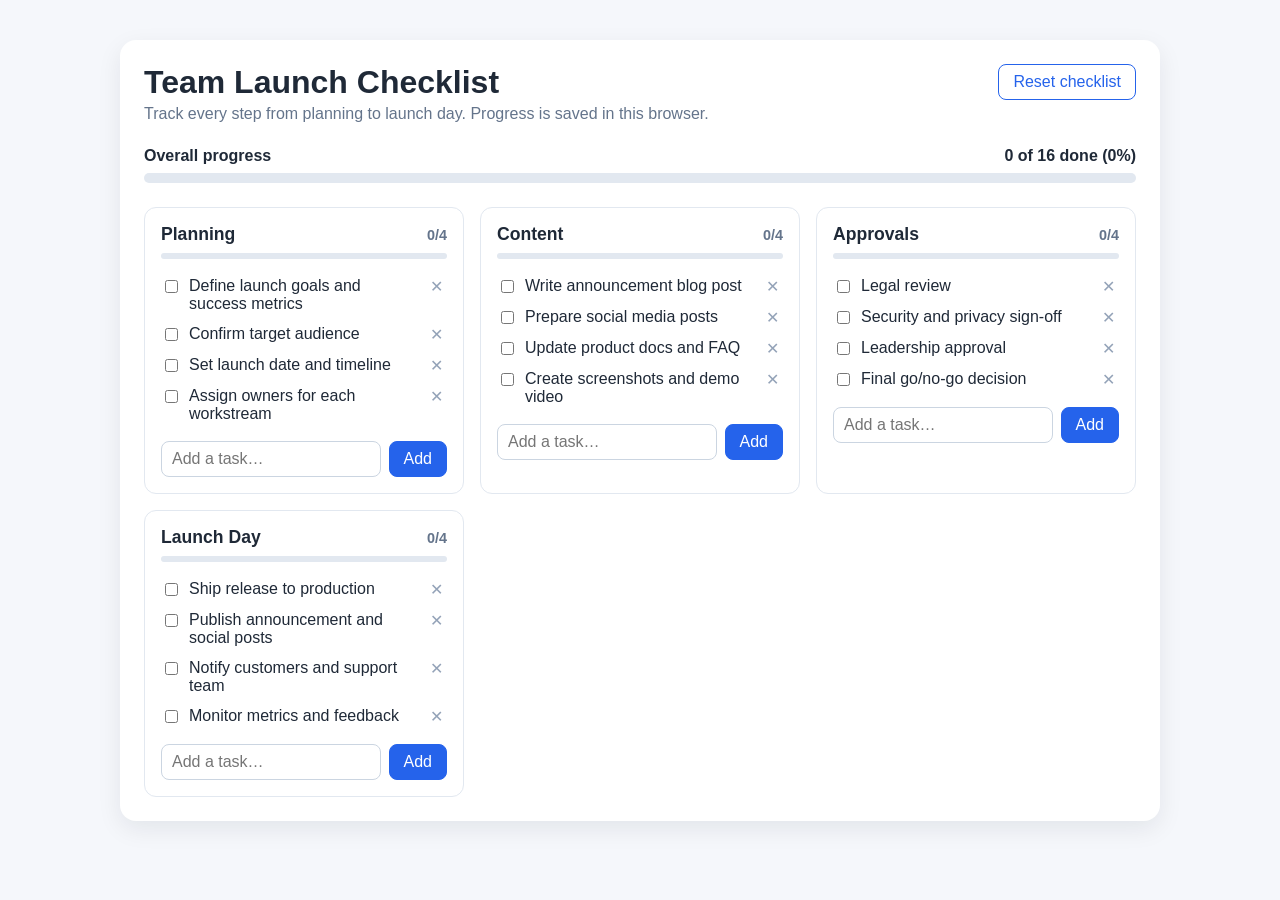
<file: launch-checklist/index.html>
<!doctype html>
<html lang="en">
<head>
  <meta charset="utf-8">
  <meta name="viewport" content="width=device-width, initial-scale=1">
  <title>Team Launch Checklist</title>
  <link rel="stylesheet" href="styles.css">
</head>
<body>
  <main class="shell">
    <header class="header">
      <div>
        <h1>Team Launch Checklist</h1>
        <p class="subtitle">Track every step from planning to launch day. Progress is saved in this browser.</p>
      </div>
      <button id="resetButton" class="secondary" type="button">Reset checklist</button>
    </header>

    <section class="overall" aria-label="Overall progress">
      <div class="overall-label">
        <span>Overall progress</span>
        <span id="overallText">0 of 0 done</span>
      </div>
      <div class="bar"><div id="overallBar" class="bar-fill"></div></div>
    </section>

    <div id="sections" class="sections"></div>
  </main>
  <script src="app.js"></script>
</body>
</html>
</file>
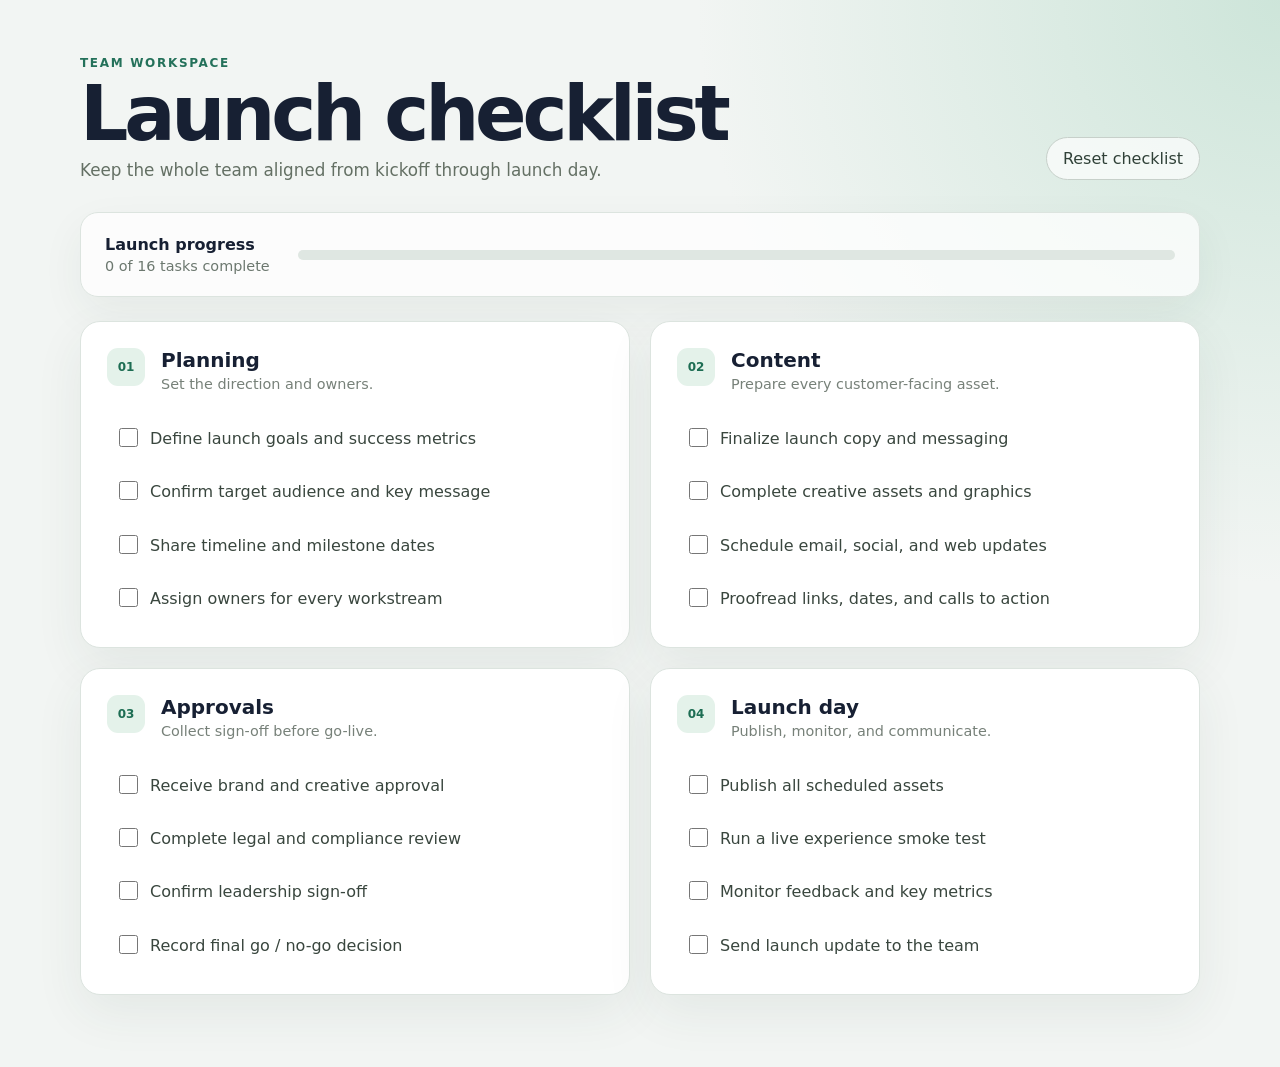
<file: team-launch-checklist/index.html>
<!doctype html>
<html lang="en">
<head>
  <meta charset="utf-8">
  <meta name="viewport" content="width=device-width, initial-scale=1">
  <title>Team Launch Checklist</title>
  <link rel="stylesheet" href="styles.css">
</head>
<body>
  <main class="shell">
    <header class="hero">
      <div>
        <p class="eyebrow">Team workspace</p>
        <h1>Launch checklist</h1>
        <p class="intro">Keep the whole team aligned from kickoff through launch day.</p>
      </div>
      <button id="resetButton" class="reset-button" type="button">Reset checklist</button>
    </header>

    <section class="progress-panel" aria-labelledby="progressTitle">
      <div class="progress-copy">
        <h2 id="progressTitle">Launch progress</h2>
        <p id="progressText">0 of 16 tasks complete</p>
      </div>
      <div class="progress-track" role="progressbar" aria-valuemin="0" aria-valuemax="16" aria-valuenow="0" aria-labelledby="progressTitle" aria-describedby="progressText">
        <div id="progressBar" class="progress-bar"></div>
      </div>
    </section>

    <div class="checklist-grid">
      <section class="checklist-section" aria-labelledby="planningTitle">
        <div class="section-heading">
          <span class="section-number">01</span>
          <div>
            <h2 id="planningTitle">Planning</h2>
            <p>Set the direction and owners.</p>
          </div>
        </div>
        <ul class="task-list">
          <li><label><input type="checkbox" data-task-id="planning-goals"><span>Define launch goals and success metrics</span></label></li>
          <li><label><input type="checkbox" data-task-id="planning-audience"><span>Confirm target audience and key message</span></label></li>
          <li><label><input type="checkbox" data-task-id="planning-timeline"><span>Share timeline and milestone dates</span></label></li>
          <li><label><input type="checkbox" data-task-id="planning-owners"><span>Assign owners for every workstream</span></label></li>
        </ul>
      </section>

      <section class="checklist-section" aria-labelledby="contentTitle">
        <div class="section-heading">
          <span class="section-number">02</span>
          <div>
            <h2 id="contentTitle">Content</h2>
            <p>Prepare every customer-facing asset.</p>
          </div>
        </div>
        <ul class="task-list">
          <li><label><input type="checkbox" data-task-id="content-copy"><span>Finalize launch copy and messaging</span></label></li>
          <li><label><input type="checkbox" data-task-id="content-creative"><span>Complete creative assets and graphics</span></label></li>
          <li><label><input type="checkbox" data-task-id="content-channels"><span>Schedule email, social, and web updates</span></label></li>
          <li><label><input type="checkbox" data-task-id="content-qa"><span>Proofread links, dates, and calls to action</span></label></li>
        </ul>
      </section>

      <section class="checklist-section" aria-labelledby="approvalsTitle">
        <div class="section-heading">
          <span class="section-number">03</span>
          <div>
            <h2 id="approvalsTitle">Approvals</h2>
            <p>Collect sign-off before go-live.</p>
          </div>
        </div>
        <ul class="task-list">
          <li><label><input type="checkbox" data-task-id="approvals-brand"><span>Receive brand and creative approval</span></label></li>
          <li><label><input type="checkbox" data-task-id="approvals-legal"><span>Complete legal and compliance review</span></label></li>
          <li><label><input type="checkbox" data-task-id="approvals-leadership"><span>Confirm leadership sign-off</span></label></li>
          <li><label><input type="checkbox" data-task-id="approvals-ready"><span>Record final go / no-go decision</span></label></li>
        </ul>
      </section>

      <section class="checklist-section" aria-labelledby="launchTitle">
        <div class="section-heading">
          <span class="section-number">04</span>
          <div>
            <h2 id="launchTitle">Launch day</h2>
            <p>Publish, monitor, and communicate.</p>
          </div>
        </div>
        <ul class="task-list">
          <li><label><input type="checkbox" data-task-id="launch-publish"><span>Publish all scheduled assets</span></label></li>
          <li><label><input type="checkbox" data-task-id="launch-check"><span>Run a live experience smoke test</span></label></li>
          <li><label><input type="checkbox" data-task-id="launch-monitor"><span>Monitor feedback and key metrics</span></label></li>
          <li><label><input type="checkbox" data-task-id="launch-update"><span>Send launch update to the team</span></label></li>
        </ul>
      </section>
    </div>
  </main>

  <script src="app.js"></script>
</body>
</html>
</file>
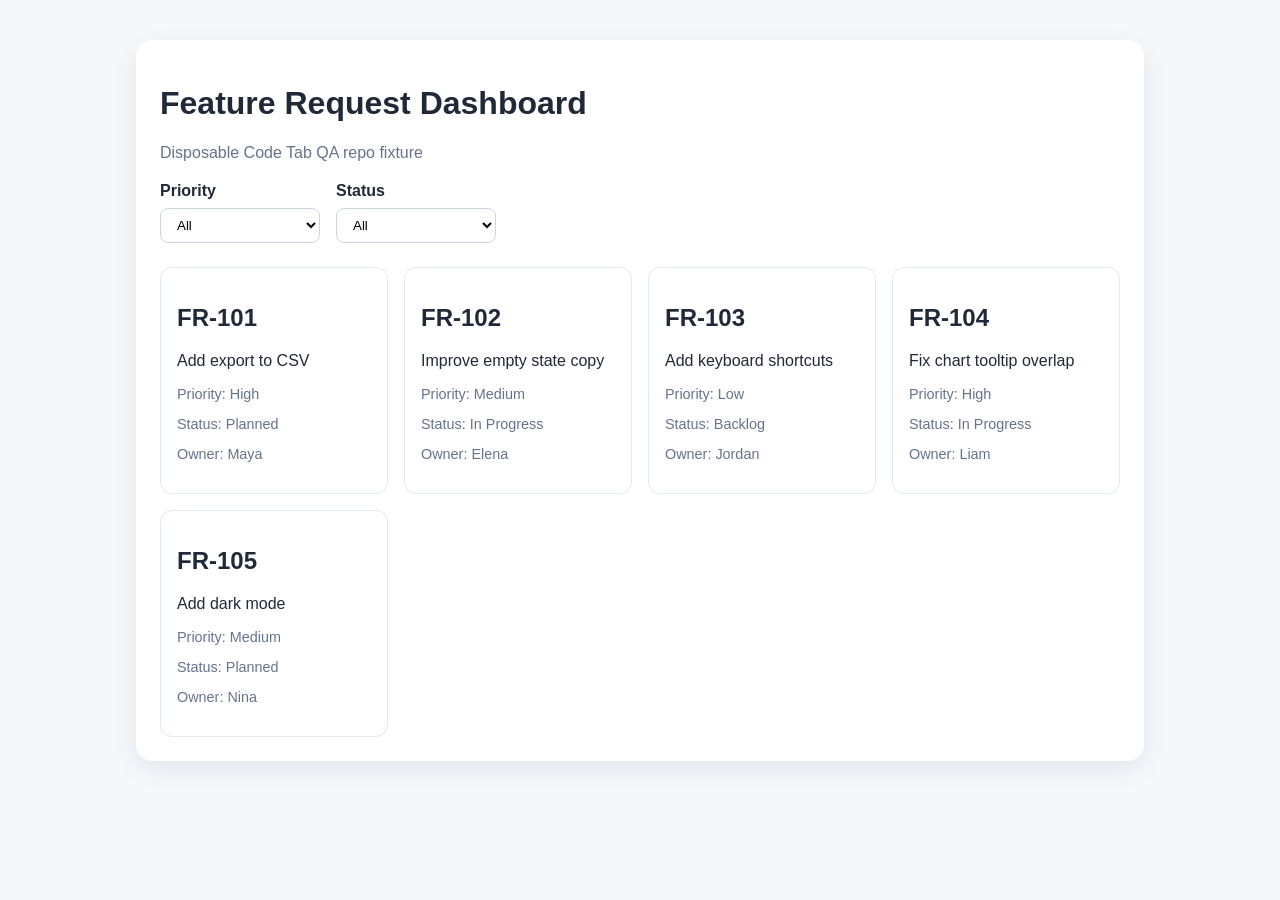
<file: human-qa-smoke-pack/fixtures/sample-github-repo/src/index.html>
<!doctype html>
<html lang="en">
<head>
  <meta charset="utf-8">
  <meta name="viewport" content="width=device-width, initial-scale=1">
  <title>Feature Request Dashboard</title>
  <link rel="stylesheet" href="styles.css">
</head>
<body>
  <main class="shell">
    <h1>Feature Request Dashboard</h1>
    <p class="subtitle">Disposable Code Tab QA repo fixture</p>

    <div class="filters" aria-label="Feature request filters">
      <div class="filter">
        <label for="priorityFilter">Priority</label>
        <select id="priorityFilter">
          <option value="all">All</option>
          <option value="High">High</option>
          <option value="Medium">Medium</option>
          <option value="Low">Low</option>
        </select>
      </div>

      <div class="filter">
        <label for="statusFilter">Status</label>
        <select id="statusFilter">
          <option value="all">All</option>
          <option value="Backlog">Backlog</option>
          <option value="Planned">Planned</option>
          <option value="In Progress">In Progress</option>
        </select>
      </div>
    </div>

    <section id="cards" class="cards" aria-live="polite"></section>
  </main>
  <script src="app.js"></script>
</body>
</html>
</file>
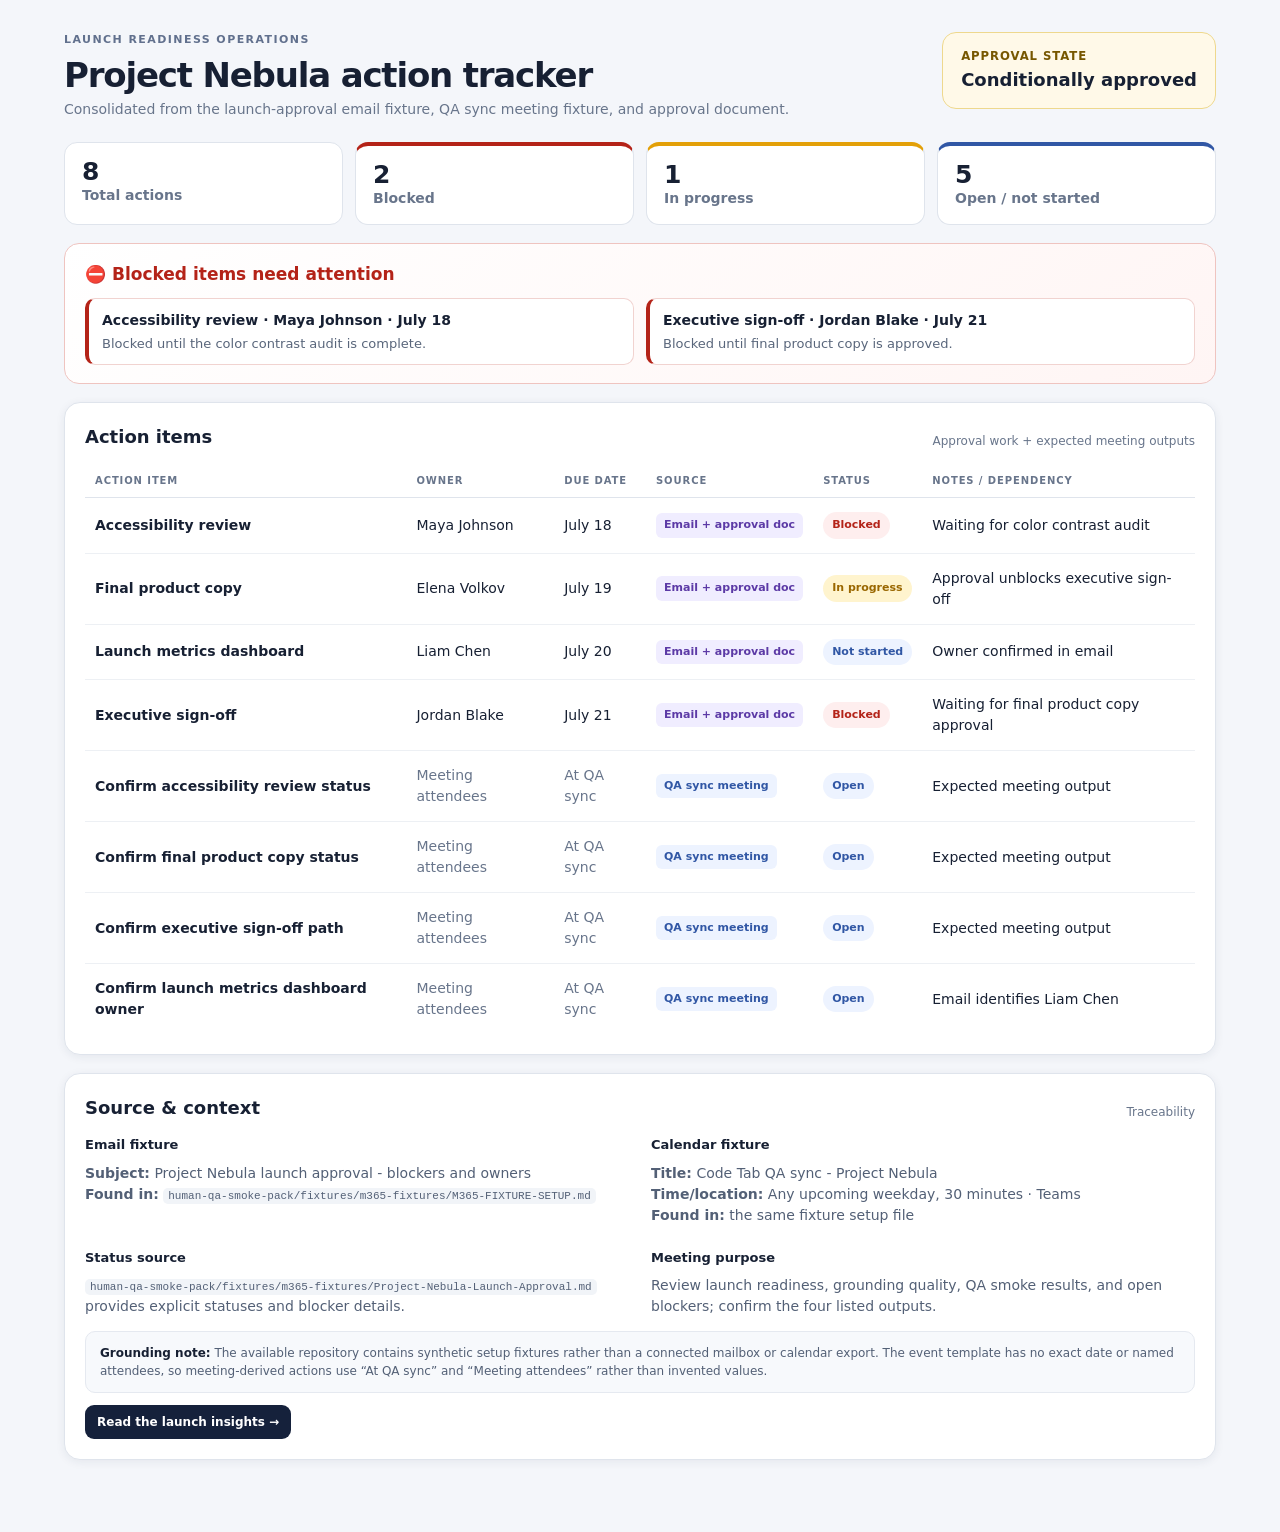
<file: human-qa-smoke-pack/generated/project-nebula-action-tracker.html>
<!doctype html>
<html lang="en">
<head>
<meta charset="utf-8"><meta name="viewport" content="width=device-width,initial-scale=1">
<title>Project Nebula · Action Tracker</title>
<style>
:root{--ink:#172033;--muted:#68758b;--line:#dfe4ec;--paper:#fff;--bg:#f4f6fa;--navy:#15213b;--red:#b42318;--redbg:#feeeee;--amber:#9a6700;--amberbg:#fff4ce;--blue:#3157a5;--bluebg:#edf3ff;--green:#18794e;--greenbg:#e9f8f0}*{box-sizing:border-box}body{margin:0;background:var(--bg);color:var(--ink);font:14px/1.5 Inter,ui-sans-serif,system-ui,-apple-system,"Segoe UI",sans-serif}.shell{max-width:1200px;margin:auto;padding:32px 24px 54px}.top{display:flex;justify-content:space-between;gap:20px;align-items:flex-start}.eyebrow{font-size:11px;text-transform:uppercase;letter-spacing:.13em;color:#61708d;font-weight:850}.top h1{font-size:34px;line-height:1.12;letter-spacing:-.035em;margin:7px 0 5px}.sub{color:var(--muted);margin:0}.approval{padding:15px 18px;min-width:260px;border-radius:14px;background:#fff9e8;border:1px solid #eed88d}.approval small{display:block;color:#775700;font-weight:800;text-transform:uppercase;letter-spacing:.08em}.approval b{font-size:18px}.stats{display:grid;grid-template-columns:repeat(4,1fr);gap:12px;margin:22px 0 18px}.stat{background:#fff;border:1px solid var(--line);border-radius:13px;padding:15px 17px}.stat b{font-size:25px;display:block;line-height:1.1}.stat span{color:var(--muted);font-weight:650}.stat.red{border-top:4px solid var(--red)}.stat.blue{border-top:4px solid var(--blue)}.stat.amber{border-top:4px solid #e3a008}.blocked-callout{background:linear-gradient(145deg,#fff,#fff5f4);border:1px solid #efc4c0;border-radius:15px;padding:18px 20px;margin-bottom:18px}.blocked-callout h2{font-size:17px;color:var(--red);margin:0 0 10px}.blocked-grid{display:grid;grid-template-columns:1fr 1fr;gap:12px}.block{background:#fff;border:1px solid #f1d3d0;border-left:4px solid var(--red);border-radius:10px;padding:11px 13px}.block b{display:block}.block p{margin:3px 0 0;color:#59667b;font-size:13px}.card{background:var(--paper);border:1px solid var(--line);border-radius:16px;padding:20px;box-shadow:0 2px 10px #1a274312;margin-bottom:18px}.card-head{display:flex;align-items:flex-end;justify-content:space-between;gap:15px;margin-bottom:14px}.card h2{font-size:18px;margin:0}.card-head span{font-size:12px;color:var(--muted)}.table-wrap{overflow:auto}table{border-collapse:collapse;width:100%;min-width:940px}th{text-align:left;color:var(--muted);font-size:10px;text-transform:uppercase;letter-spacing:.09em;padding:9px 10px;border-bottom:1px solid var(--line)}td{padding:14px 10px;border-bottom:1px solid #edf0f4;vertical-align:middle}tr:last-child td{border-bottom:0}.item{font-weight:750}.owner{white-space:nowrap}.muted{color:var(--muted)}.source{display:inline-flex;align-items:center;padding:4px 8px;border-radius:6px;background:#f1f4f8;font-size:11px;font-weight:750;white-space:nowrap}.source.mail{background:#f0edff;color:#5c3aa6}.source.meet{background:var(--bluebg);color:var(--blue)}.source.doc{background:#eef7f3;color:var(--green)}.status{display:inline-flex;padding:5px 9px;border-radius:99px;font-size:11px;font-weight:800;white-space:nowrap}.blocked{color:var(--red);background:var(--redbg)}.progress{color:var(--amber);background:var(--amberbg)}.notstarted,.open{color:var(--blue);background:var(--bluebg)}.context-grid{display:grid;grid-template-columns:1fr 1fr;gap:22px}.context h3{font-size:13px;margin:0 0 8px}.context p,.context ul{color:#536076;margin:0}.context ul{padding-left:18px}.path{font-family:ui-monospace,SFMono-Regular,Menlo,monospace;font-size:11px;background:#f1f4f8;padding:2px 5px;border-radius:5px;overflow-wrap:anywhere}.notice{margin-top:14px;padding:12px 14px;border-radius:10px;background:#f7f9fc;color:#536076;font-size:12px;border:1px solid #e5e9f0}.notice strong{color:var(--ink)}.insight-link{display:inline-flex;align-items:center;gap:7px;margin-top:12px;padding:8px 12px;border-radius:9px;background:var(--navy);color:#fff;text-decoration:none;font-size:12px;font-weight:800}.insight-link:hover{text-decoration:underline}@media(max-width:820px){.top{display:block}.approval{margin-top:15px}.stats{grid-template-columns:1fr 1fr}.blocked-grid,.context-grid{grid-template-columns:1fr}}@media(max-width:480px){.shell{padding:22px 14px 40px}.top h1{font-size:29px}}
</style>
</head>
<body><main class="shell">
  <header class="top">
    <div><div class="eyebrow">Launch readiness operations</div><h1>Project Nebula action tracker</h1><p class="sub">Consolidated from the launch-approval email fixture, QA sync meeting fixture, and approval document.</p></div>
    <div class="approval"><small>Approval state</small><b>Conditionally approved</b></div>
  </header>

  <section class="stats" aria-label="Tracker summary">
    <div class="stat"><b>8</b><span>Total actions</span></div><div class="stat red"><b>2</b><span>Blocked</span></div><div class="stat amber"><b>1</b><span>In progress</span></div><div class="stat blue"><b>5</b><span>Open / not started</span></div>
  </section>

  <section class="blocked-callout">
    <h2>⛔ Blocked items need attention</h2>
    <div class="blocked-grid">
      <article class="block"><b>Accessibility review · Maya Johnson · July 18</b><p>Blocked until the color contrast audit is complete.</p></article>
      <article class="block"><b>Executive sign-off · Jordan Blake · July 21</b><p>Blocked until final product copy is approved.</p></article>
    </div>
  </section>

  <section class="card">
    <div class="card-head"><h2>Action items</h2><span>Approval work + expected meeting outputs</span></div>
    <div class="table-wrap"><table>
      <thead><tr><th>Action item</th><th>Owner</th><th>Due date</th><th>Source</th><th>Status</th><th>Notes / dependency</th></tr></thead>
      <tbody>
        <tr><td class="item">Accessibility review</td><td class="owner">Maya Johnson</td><td>July 18</td><td><span class="source mail">Email + approval doc</span></td><td><span class="status blocked">Blocked</span></td><td>Waiting for color contrast audit</td></tr>
        <tr><td class="item">Final product copy</td><td class="owner">Elena Volkov</td><td>July 19</td><td><span class="source mail">Email + approval doc</span></td><td><span class="status progress">In progress</span></td><td>Approval unblocks executive sign-off</td></tr>
        <tr><td class="item">Launch metrics dashboard</td><td class="owner">Liam Chen</td><td>July 20</td><td><span class="source mail">Email + approval doc</span></td><td><span class="status notstarted">Not started</span></td><td>Owner confirmed in email</td></tr>
        <tr><td class="item">Executive sign-off</td><td class="owner">Jordan Blake</td><td>July 21</td><td><span class="source mail">Email + approval doc</span></td><td><span class="status blocked">Blocked</span></td><td>Waiting for final product copy approval</td></tr>
        <tr><td class="item">Confirm accessibility review status</td><td class="muted">Meeting attendees</td><td class="muted">At QA sync</td><td><span class="source meet">QA sync meeting</span></td><td><span class="status open">Open</span></td><td>Expected meeting output</td></tr>
        <tr><td class="item">Confirm final product copy status</td><td class="muted">Meeting attendees</td><td class="muted">At QA sync</td><td><span class="source meet">QA sync meeting</span></td><td><span class="status open">Open</span></td><td>Expected meeting output</td></tr>
        <tr><td class="item">Confirm executive sign-off path</td><td class="muted">Meeting attendees</td><td class="muted">At QA sync</td><td><span class="source meet">QA sync meeting</span></td><td><span class="status open">Open</span></td><td>Expected meeting output</td></tr>
        <tr><td class="item">Confirm launch metrics dashboard owner</td><td class="muted">Meeting attendees</td><td class="muted">At QA sync</td><td><span class="source meet">QA sync meeting</span></td><td><span class="status open">Open</span></td><td>Email identifies Liam Chen</td></tr>
      </tbody>
    </table></div>
  </section>

  <section class="card context">
    <div class="card-head"><h2>Source & context</h2><span>Traceability</span></div>
    <div class="context-grid">
      <div><h3>Email fixture</h3><p><strong>Subject:</strong> Project Nebula launch approval - blockers and owners</p><p><strong>Found in:</strong> <span class="path">human-qa-smoke-pack/fixtures/m365-fixtures/M365-FIXTURE-SETUP.md</span></p></div>
      <div><h3>Calendar fixture</h3><p><strong>Title:</strong> Code Tab QA sync - Project Nebula</p><p><strong>Time/location:</strong> Any upcoming weekday, 30 minutes · Teams</p><p><strong>Found in:</strong> the same fixture setup file</p></div>
      <div><h3>Status source</h3><p><span class="path">human-qa-smoke-pack/fixtures/m365-fixtures/Project-Nebula-Launch-Approval.md</span> provides explicit statuses and blocker details.</p></div>
      <div><h3>Meeting purpose</h3><p>Review launch readiness, grounding quality, QA smoke results, and open blockers; confirm the four listed outputs.</p></div>
    </div>
    <div class="notice"><strong>Grounding note:</strong> The available repository contains synthetic setup fixtures rather than a connected mailbox or calendar export. The event template has no exact date or named attendees, so meeting-derived actions use “At QA sync” and “Meeting attendees” rather than invented values.</div>
    <a class="insight-link" href="project-nebula-insights.md">Read the launch insights →</a>
  </section>
</main></body></html>
</file>
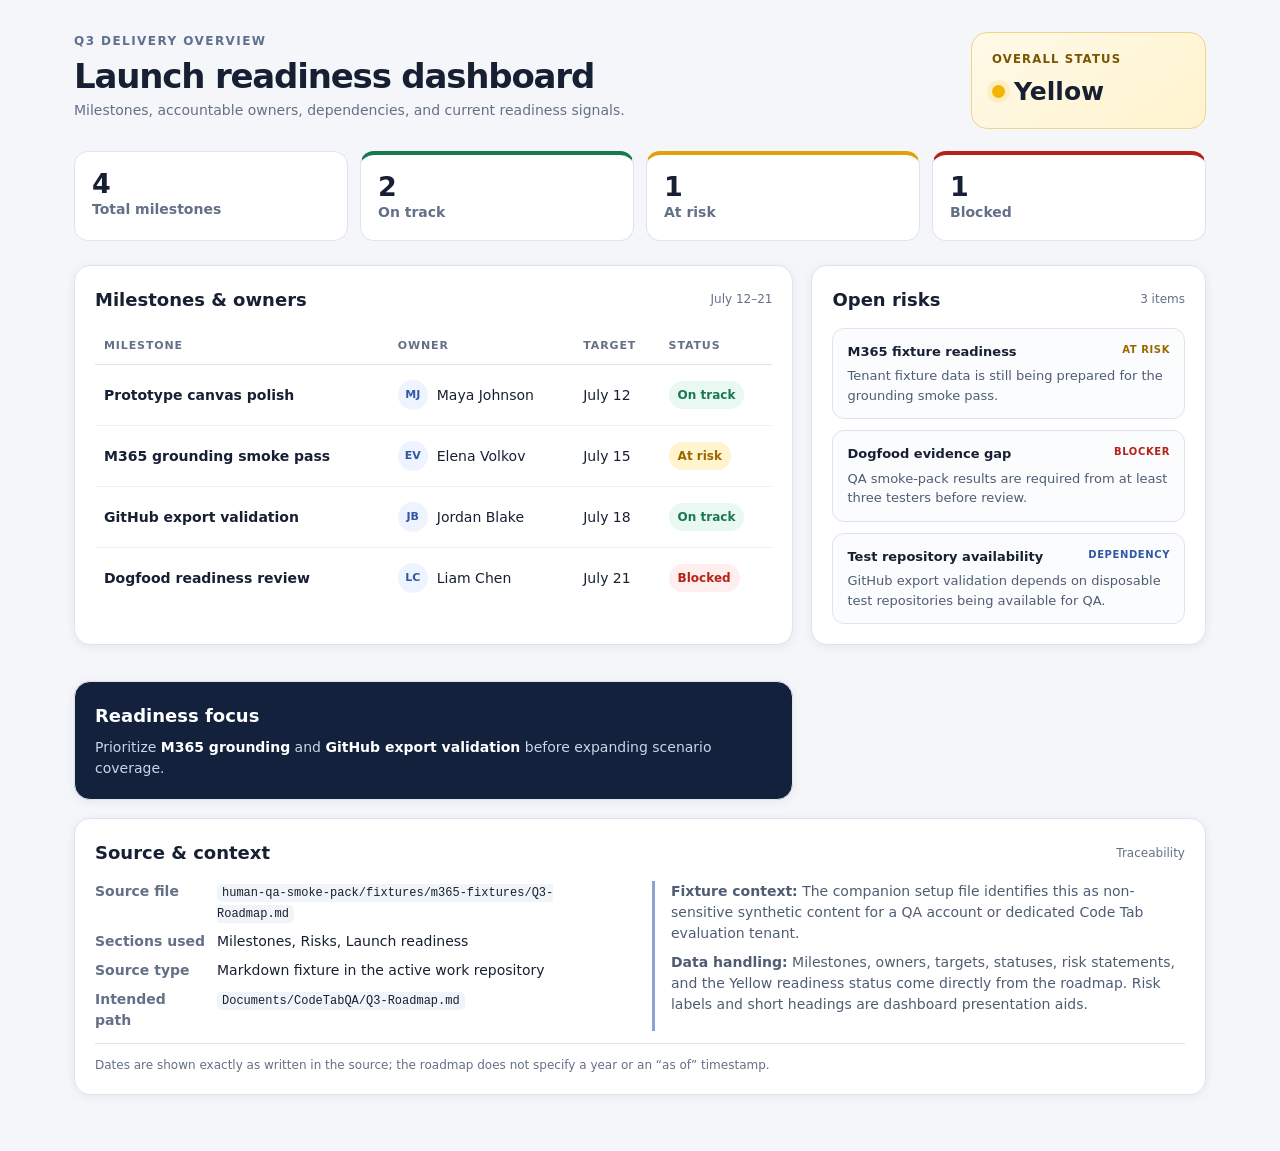
<file: human-qa-smoke-pack/generated/q3-roadmap-dashboard.html>
<!doctype html>
<html lang="en">
<head>
<meta charset="utf-8">
<meta name="viewport" content="width=device-width,initial-scale=1">
<title>Q3 Roadmap · Launch Readiness</title>
<style>
:root{--ink:#172033;--muted:#647087;--line:#dfe4ec;--paper:#fff;--bg:#f4f6fa;--green:#18794e;--green-bg:#e9f8f0;--amber:#9a6700;--amber-bg:#fff4ce;--red:#b42318;--red-bg:#feeeee;--blue:#3157a5;--blue-bg:#edf3ff;--navy:#14213d}*{box-sizing:border-box}body{margin:0;background:var(--bg);color:var(--ink);font:14px/1.5 Inter,ui-sans-serif,system-ui,-apple-system,"Segoe UI",sans-serif}.shell{max-width:1180px;margin:auto;padding:32px 24px 56px}.eyebrow{font-size:12px;font-weight:800;letter-spacing:.12em;text-transform:uppercase;color:#60708f}.top{display:flex;justify-content:space-between;gap:20px;align-items:flex-start;margin-bottom:22px}.top h1{font-size:34px;line-height:1.12;margin:7px 0 5px;letter-spacing:-.035em}.sub{color:var(--muted);margin:0}.readiness{min-width:235px;padding:18px 20px;border:1px solid #efd58a;background:linear-gradient(145deg,#fff9e8,var(--amber-bg));border-radius:16px}.readiness small{display:block;text-transform:uppercase;letter-spacing:.1em;font-weight:800;color:#795600}.readiness strong{display:flex;align-items:center;gap:9px;font-size:25px;margin-top:4px}.dot{width:13px;height:13px;border-radius:50%;background:#f4b400;box-shadow:0 0 0 5px #f4b40022}.summary{display:grid;grid-template-columns:repeat(4,1fr);gap:12px;margin:0 0 24px}.metric{background:var(--paper);border:1px solid var(--line);border-radius:14px;padding:17px}.metric b{display:block;font-size:27px;line-height:1.1}.metric span{color:var(--muted);font-weight:650}.metric.green{border-top:4px solid var(--green)}.metric.amber{border-top:4px solid #e3a008}.metric.red{border-top:4px solid var(--red)}.grid{display:grid;grid-template-columns:minmax(0,1.55fr) minmax(320px,.85fr);gap:18px}.card{background:var(--paper);border:1px solid var(--line);border-radius:16px;padding:20px;box-shadow:0 2px 10px #1a274312}.card h2{font-size:18px;margin:0}.card-head{display:flex;align-items:center;justify-content:space-between;margin-bottom:15px}.card-head span{color:var(--muted);font-size:12px}.table-wrap{overflow:auto}table{border-collapse:collapse;width:100%;min-width:650px}th{text-align:left;color:var(--muted);font-size:11px;text-transform:uppercase;letter-spacing:.08em;border-bottom:1px solid var(--line);padding:10px 9px}td{padding:15px 9px;border-bottom:1px solid #edf0f4;vertical-align:middle}tr:last-child td{border-bottom:0}.milestone{font-weight:750}.owner{display:flex;gap:9px;align-items:center;white-space:nowrap}.avatar{width:30px;height:30px;display:grid;place-items:center;border-radius:50%;background:var(--blue-bg);color:var(--blue);font-size:11px;font-weight:850}.status{display:inline-flex;align-items:center;white-space:nowrap;padding:5px 9px;border-radius:99px;font-size:12px;font-weight:780}.on{color:var(--green);background:var(--green-bg)}.risk{color:var(--amber);background:var(--amber-bg)}.blocked{color:var(--red);background:var(--red-bg)}.risk-list{display:grid;gap:11px}.risk-item{padding:13px 14px;border:1px solid var(--line);border-radius:12px;background:#fbfcfe}.risk-item header{display:flex;justify-content:space-between;gap:10px;margin-bottom:5px}.risk-item b{font-size:13px}.risk-item p{margin:0;color:#4f5d73;font-size:13px}.tag{font-size:10px;font-weight:800;letter-spacing:.06em;text-transform:uppercase}.tag.amber{color:var(--amber)}.tag.red{color:var(--red)}.tag.blue{color:var(--blue)}.priority{margin-top:18px;background:var(--navy);color:#fff}.priority h2{color:#fff}.priority p{color:#cbd5e7;margin:8px 0 0}.priority strong{color:#fff}.source{grid-column:1/-1;margin-top:0}.source-grid{display:grid;grid-template-columns:1fr 1fr;gap:24px}.kv{display:grid;grid-template-columns:110px 1fr;gap:8px 12px;margin:0}.kv dt{color:var(--muted);font-weight:700}.kv dd{margin:0;overflow-wrap:anywhere}.context{border-left:3px solid #8aa4d6;padding-left:16px;color:#4f5d73}.context p{margin:0 0 8px}.context p:last-child{margin:0}.source code{background:#f1f4f8;padding:2px 5px;border-radius:5px;font-size:12px}.note{margin-top:12px;padding-top:12px;border-top:1px solid var(--line);color:var(--muted);font-size:12px}@media(max-width:850px){.top{display:block}.readiness{margin-top:16px}.summary{grid-template-columns:1fr 1fr}.grid{grid-template-columns:1fr}.source{grid-column:auto}.source-grid{grid-template-columns:1fr}}@media(max-width:480px){.shell{padding:22px 14px 42px}.summary{grid-template-columns:1fr 1fr}.top h1{font-size:29px}}
</style>
</head>
<body>
<main class="shell">
  <div class="top">
    <div><div class="eyebrow">Q3 delivery overview</div><h1>Launch readiness dashboard</h1><p class="sub">Milestones, accountable owners, dependencies, and current readiness signals.</p></div>
    <section class="readiness" aria-label="Overall launch readiness"><small>Overall status</small><strong><span class="dot"></span>Yellow</strong></section>
  </div>

  <section class="summary" aria-label="Roadmap summary">
    <div class="metric"><b>4</b><span>Total milestones</span></div>
    <div class="metric green"><b>2</b><span>On track</span></div>
    <div class="metric amber"><b>1</b><span>At risk</span></div>
    <div class="metric red"><b>1</b><span>Blocked</span></div>
  </section>

  <div class="grid">
    <section class="card">
      <div class="card-head"><h2>Milestones & owners</h2><span>July 12–21</span></div>
      <div class="table-wrap"><table>
        <thead><tr><th>Milestone</th><th>Owner</th><th>Target</th><th>Status</th></tr></thead>
        <tbody>
          <tr><td class="milestone">Prototype canvas polish</td><td><div class="owner"><span class="avatar">MJ</span>Maya Johnson</div></td><td>July 12</td><td><span class="status on">On track</span></td></tr>
          <tr><td class="milestone">M365 grounding smoke pass</td><td><div class="owner"><span class="avatar">EV</span>Elena Volkov</div></td><td>July 15</td><td><span class="status risk">At risk</span></td></tr>
          <tr><td class="milestone">GitHub export validation</td><td><div class="owner"><span class="avatar">JB</span>Jordan Blake</div></td><td>July 18</td><td><span class="status on">On track</span></td></tr>
          <tr><td class="milestone">Dogfood readiness review</td><td><div class="owner"><span class="avatar">LC</span>Liam Chen</div></td><td>July 21</td><td><span class="status blocked">Blocked</span></td></tr>
        </tbody>
      </table></div>
    </section>

    <section class="card">
      <div class="card-head"><h2>Open risks</h2><span>3 items</span></div>
      <div class="risk-list">
        <article class="risk-item"><header><b>M365 fixture readiness</b><span class="tag amber">At risk</span></header><p>Tenant fixture data is still being prepared for the grounding smoke pass.</p></article>
        <article class="risk-item"><header><b>Dogfood evidence gap</b><span class="tag red">Blocker</span></header><p>QA smoke-pack results are required from at least three testers before review.</p></article>
        <article class="risk-item"><header><b>Test repository availability</b><span class="tag blue">Dependency</span></header><p>GitHub export validation depends on disposable test repositories being available for QA.</p></article>
      </div>
    </section>

    <section class="card priority">
      <h2>Readiness focus</h2>
      <p>Prioritize <strong>M365 grounding</strong> and <strong>GitHub export validation</strong> before expanding scenario coverage.</p>
    </section>

    <section class="card source">
      <div class="card-head"><h2>Source & context</h2><span>Traceability</span></div>
      <div class="source-grid">
        <dl class="kv">
          <dt>Source file</dt><dd><code>human-qa-smoke-pack/fixtures/m365-fixtures/Q3-Roadmap.md</code></dd>
          <dt>Sections used</dt><dd>Milestones, Risks, Launch readiness</dd>
          <dt>Source type</dt><dd>Markdown fixture in the active work repository</dd>
          <dt>Intended path</dt><dd><code>Documents/CodeTabQA/Q3-Roadmap.md</code></dd>
        </dl>
        <div class="context">
          <p><strong>Fixture context:</strong> The companion setup file identifies this as non-sensitive synthetic content for a QA account or dedicated Code Tab evaluation tenant.</p>
          <p><strong>Data handling:</strong> Milestones, owners, targets, statuses, risk statements, and the Yellow readiness status come directly from the roadmap. Risk labels and short headings are dashboard presentation aids.</p>
        </div>
      </div>
      <div class="note">Dates are shown exactly as written in the source; the roadmap does not specify a year or an “as of” timestamp.</div>
    </section>
  </div>
</main>
</body>
</html>
</file>
<file: launch-checklist/styles.css>
* {
  box-sizing: border-box;
}

body {
  margin: 0;
  font-family: "Segoe UI", Arial, sans-serif;
  background: #f5f7fb;
  color: #1f2937;
}

.shell {
  max-width: 1040px;
  margin: 40px auto;
  padding: 24px;
  background: #fff;
  border-radius: 16px;
  box-shadow: 0 8px 24px rgba(15, 23, 42, 0.08);
}

.header {
  display: flex;
  flex-wrap: wrap;
  justify-content: space-between;
  align-items: flex-start;
  gap: 16px;
}

h1 {
  margin: 0 0 4px;
}

.subtitle {
  margin: 0;
  color: #64748b;
}

button {
  font: inherit;
  padding: 8px 14px;
  border-radius: 8px;
  border: 1px solid #2563eb;
  background: #2563eb;
  color: #fff;
  cursor: pointer;
}

button.secondary {
  background: #fff;
  color: #2563eb;
}

button.link {
  border: none;
  background: none;
  color: #94a3b8;
  padding: 0 4px;
}

button.link:hover {
  color: #dc2626;
}

.overall {
  margin: 24px 0;
}

.overall-label,
.section-header {
  display: flex;
  justify-content: space-between;
  align-items: baseline;
  margin-bottom: 8px;
  font-weight: 600;
}

.bar {
  height: 10px;
  background: #e2e8f0;
  border-radius: 999px;
  overflow: hidden;
}

.bar-fill {
  height: 100%;
  width: 0;
  background: #22c55e;
  transition: width 0.2s ease;
}

.sections {
  display: grid;
  grid-template-columns: repeat(auto-fit, minmax(260px, 1fr));
  gap: 16px;
}

.section {
  border: 1px solid #e2e8f0;
  border-radius: 12px;
  padding: 16px;
}

.section h2 {
  margin: 0;
  font-size: 1.1rem;
}

.count {
  color: #64748b;
  font-size: 0.9rem;
}

.section .bar {
  height: 6px;
  margin-bottom: 12px;
}

ul {
  list-style: none;
  margin: 0 0 12px;
  padding: 0;
}

li {
  display: flex;
  align-items: flex-start;
  gap: 8px;
  padding: 6px 0;
}

li label {
  flex: 1;
  cursor: pointer;
}

li.done label {
  color: #94a3b8;
  text-decoration: line-through;
}

.add-form {
  display: flex;
  gap: 8px;
}

.add-form input {
  flex: 1;
  min-width: 0;
  font: inherit;
  padding: 6px 10px;
  border: 1px solid #cbd5e1;
  border-radius: 8px;
}
</file>
<file: team-launch-checklist/styles.css>
:root {
  color-scheme: light;
  font-family: Inter, ui-sans-serif, system-ui, -apple-system, BlinkMacSystemFont, "Segoe UI", sans-serif;
  color: #172033;
  background: #f2f5f3;
}

* {
  box-sizing: border-box;
}

body {
  margin: 0;
  min-width: 320px;
  min-height: 100vh;
  background:
    radial-gradient(circle at top right, rgba(196, 225, 211, 0.8), transparent 35%),
    #f2f5f3;
}

button,
input {
  font: inherit;
}

.shell {
  width: min(1120px, calc(100% - 32px));
  margin: 0 auto;
  padding: 56px 0 72px;
}

.hero {
  display: flex;
  align-items: flex-end;
  justify-content: space-between;
  gap: 32px;
  margin-bottom: 32px;
}

.eyebrow {
  margin: 0 0 8px;
  color: #24715a;
  font-size: 0.75rem;
  font-weight: 800;
  letter-spacing: 0.14em;
  text-transform: uppercase;
}

h1,
h2,
p {
  margin-top: 0;
}

h1 {
  margin-bottom: 10px;
  font-size: clamp(2.5rem, 7vw, 4.75rem);
  line-height: 0.95;
  letter-spacing: -0.055em;
}

.intro {
  max-width: 560px;
  margin-bottom: 0;
  color: #647064;
  font-size: 1.05rem;
}

.reset-button {
  flex: 0 0 auto;
  padding: 11px 16px;
  border: 1px solid #c7d0ca;
  border-radius: 999px;
  color: #304138;
  background: rgba(255, 255, 255, 0.7);
  cursor: pointer;
}

.reset-button:hover {
  border-color: #24715a;
  color: #185a46;
}

.reset-button:focus-visible,
input:focus-visible {
  outline: 3px solid rgba(47, 143, 111, 0.3);
  outline-offset: 3px;
}

.progress-panel {
  display: grid;
  grid-template-columns: auto minmax(240px, 1fr);
  align-items: center;
  gap: 28px;
  margin-bottom: 24px;
  padding: 22px 24px;
  border: 1px solid #dce4df;
  border-radius: 18px;
  background: rgba(255, 255, 255, 0.75);
  box-shadow: 0 16px 44px rgba(42, 65, 54, 0.06);
}

.progress-copy h2 {
  margin-bottom: 4px;
  font-size: 1rem;
}

.progress-copy p {
  margin-bottom: 0;
  color: #6c786f;
  font-size: 0.9rem;
}

.progress-track {
  height: 10px;
  overflow: hidden;
  border-radius: 999px;
  background: #dfe7e2;
}

.progress-bar {
  width: 0;
  height: 100%;
  border-radius: inherit;
  background: linear-gradient(90deg, #2f8f6f, #65b889);
  transition: width 180ms ease;
}

.checklist-grid {
  display: grid;
  grid-template-columns: repeat(2, minmax(0, 1fr));
  gap: 20px;
}

.checklist-section {
  padding: 26px;
  border: 1px solid #dce4df;
  border-radius: 20px;
  background: #fff;
  box-shadow: 0 18px 50px rgba(42, 65, 54, 0.07);
}

.section-heading {
  display: flex;
  gap: 16px;
  margin-bottom: 24px;
}

.section-number {
  display: grid;
  flex: 0 0 38px;
  height: 38px;
  place-items: center;
  border-radius: 11px;
  color: #1d6d53;
  background: #e4f2ea;
  font-size: 0.75rem;
  font-weight: 800;
}

.section-heading h2 {
  margin-bottom: 4px;
  font-size: 1.25rem;
}

.section-heading p {
  margin-bottom: 0;
  color: #778179;
  font-size: 0.9rem;
}

.task-list {
  display: grid;
  gap: 8px;
  margin: 0;
  padding: 0;
  list-style: none;
}

.task-list label {
  display: flex;
  align-items: flex-start;
  gap: 12px;
  padding: 11px 12px;
  border-radius: 10px;
  color: #39463e;
  line-height: 1.45;
  cursor: pointer;
  transition: background 150ms ease;
}

.task-list label:hover {
  background: #f5f8f6;
}

.task-list input {
  width: 19px;
  height: 19px;
  margin: 1px 0 0;
  accent-color: #2f8f6f;
  cursor: pointer;
}

.task-list input:checked + span {
  color: #8a948d;
  text-decoration: line-through;
}

@media (max-width: 720px) {
  .shell {
    padding-top: 36px;
  }

  .hero {
    align-items: flex-start;
    flex-direction: column;
    gap: 20px;
  }

  .progress-panel {
    grid-template-columns: 1fr;
    gap: 14px;
  }

  .checklist-grid {
    grid-template-columns: 1fr;
  }
}
</file>
<file: human-qa-smoke-pack/fixtures/sample-github-repo/src/styles.css>
body {
  margin: 0;
  font-family: Segoe UI, Arial, sans-serif;
  background: #f5f7fb;
  color: #1f2937;
}

.shell {
  max-width: 960px;
  margin: 40px auto;
  padding: 24px;
  background: white;
  border-radius: 16px;
  box-shadow: 0 8px 24px rgba(15, 23, 42, 0.08);
}

.subtitle {
  color: #64748b;
}

.filters {
  display: flex;
  flex-wrap: wrap;
  gap: 16px;
  margin-top: 20px;
}

.filter {
  min-width: 160px;
}

label {
  display: block;
  margin-bottom: 8px;
  font-weight: 600;
}

select {
  width: 100%;
  padding: 8px 12px;
  border: 1px solid #cbd5e1;
  border-radius: 8px;
  background: white;
}

.cards {
  display: grid;
  grid-template-columns: repeat(auto-fit, minmax(220px, 1fr));
  gap: 16px;
  margin-top: 24px;
}

.card {
  border: 1px solid #e2e8f0;
  border-radius: 12px;
  padding: 16px;
  background: #fff;
}

.empty-state {
  grid-column: 1 / -1;
  color: #64748b;
}

.meta {
  color: #64748b;
  font-size: 0.9rem;
}
</file>
